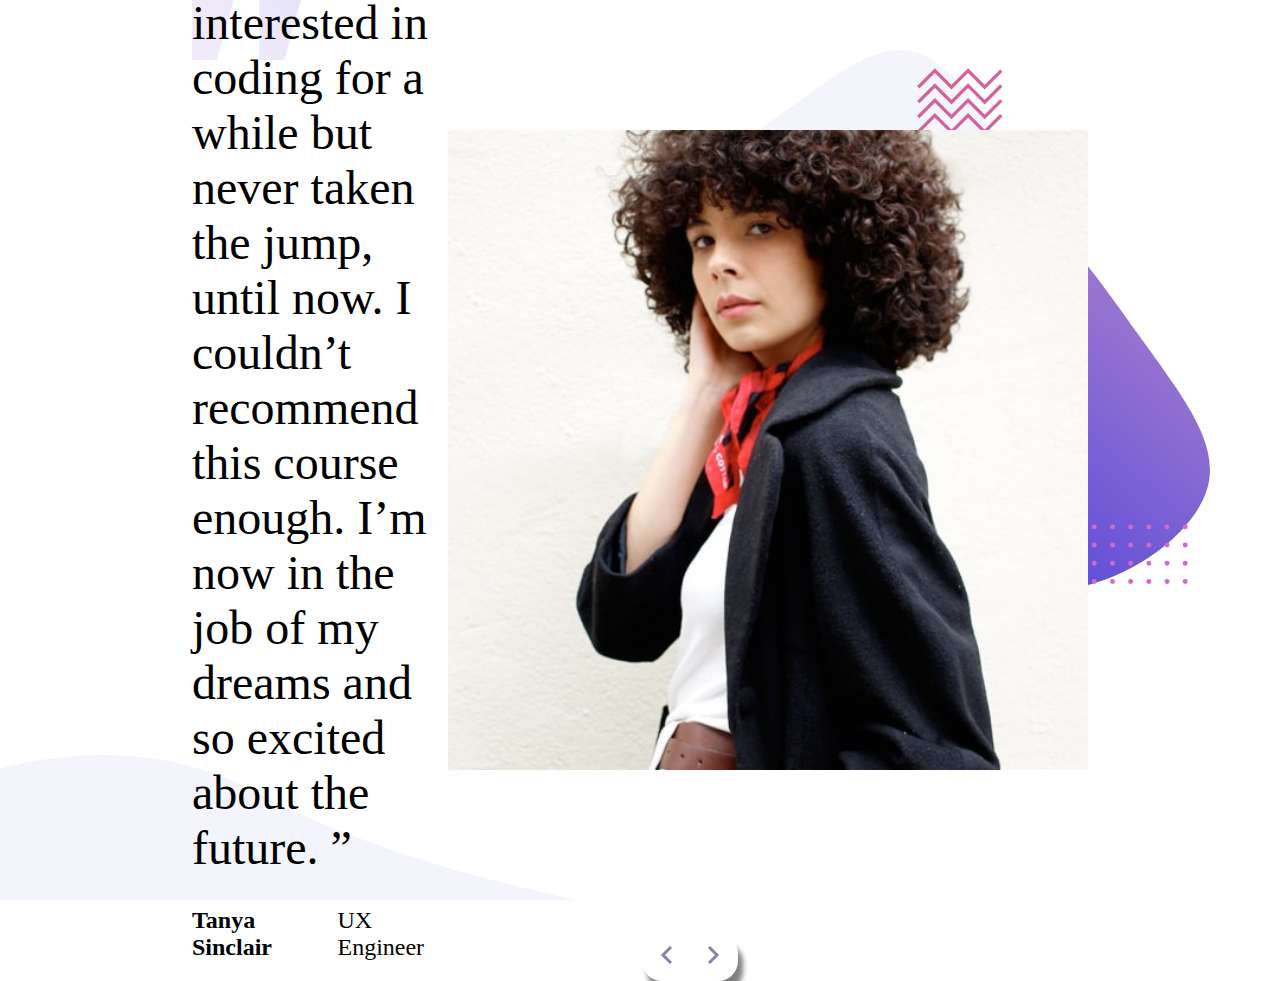
<file: coding-bootcamp-testimonials-slider-master/index.html>
<!DOCTYPE html>
<html lang="en">

<head>
  <meta charset="UTF-8">
  <meta name="viewport" content="width=device-width, initial-scale=1.0">
  <!-- displays site properly based on user's device -->
  <link rel="stylesheet" href="style/style.css">
  <link rel="icon" type="image/png" sizes="32x32" href="./images/favicon-32x32.png">

  <title>Frontend Mentor | Coding Bootcamp Testimonials Slider</title>

  <!-- Feel free to remove these styles or customise in your own stylesheet 👍 -->
  <style>
    .attribution {
      font-size: 11px;
      text-align: center;
    }

    .attribution a {
      color: hsl(228, 45%, 44%);
    }
  </style>
</head>

<body>
  <div class="container">
    <img src="./images/pattern-curve.svg" class="img-curve" alt="">
    <img src="./images/pattern-bg.svg" class="img-bg" alt="">

    <div class="card">
      <img src="./images/pattern-quotes.svg" class="img-quotes" alt="">
      <div>
        <p class="description">“ I’ve been interested in coding for a while but never taken the jump, until now.
          I couldn’t recommend this course enough. I’m now in the job of my dreams and so
          excited about the future. ”</p>
        <div class="job-title">
          <h4 id="name">Tanya Sinclair</h4>
          <p id="job">UX Engineer</p>
        </div>
      </div>
      <img src="./images/image-tanya.jpg" class="prof-pic" alt="">
      <div class="next-prev">
        <a href="#"><img src="./images/icon-prev.svg" class="prev" alt=""></a>
        <a href="#"><img src="./images/icon-next.svg" class="next" alt=""></a>
      </div>
    </div>


  </div>
  <script src="app.js"></script>
</body>

</html>
</file>
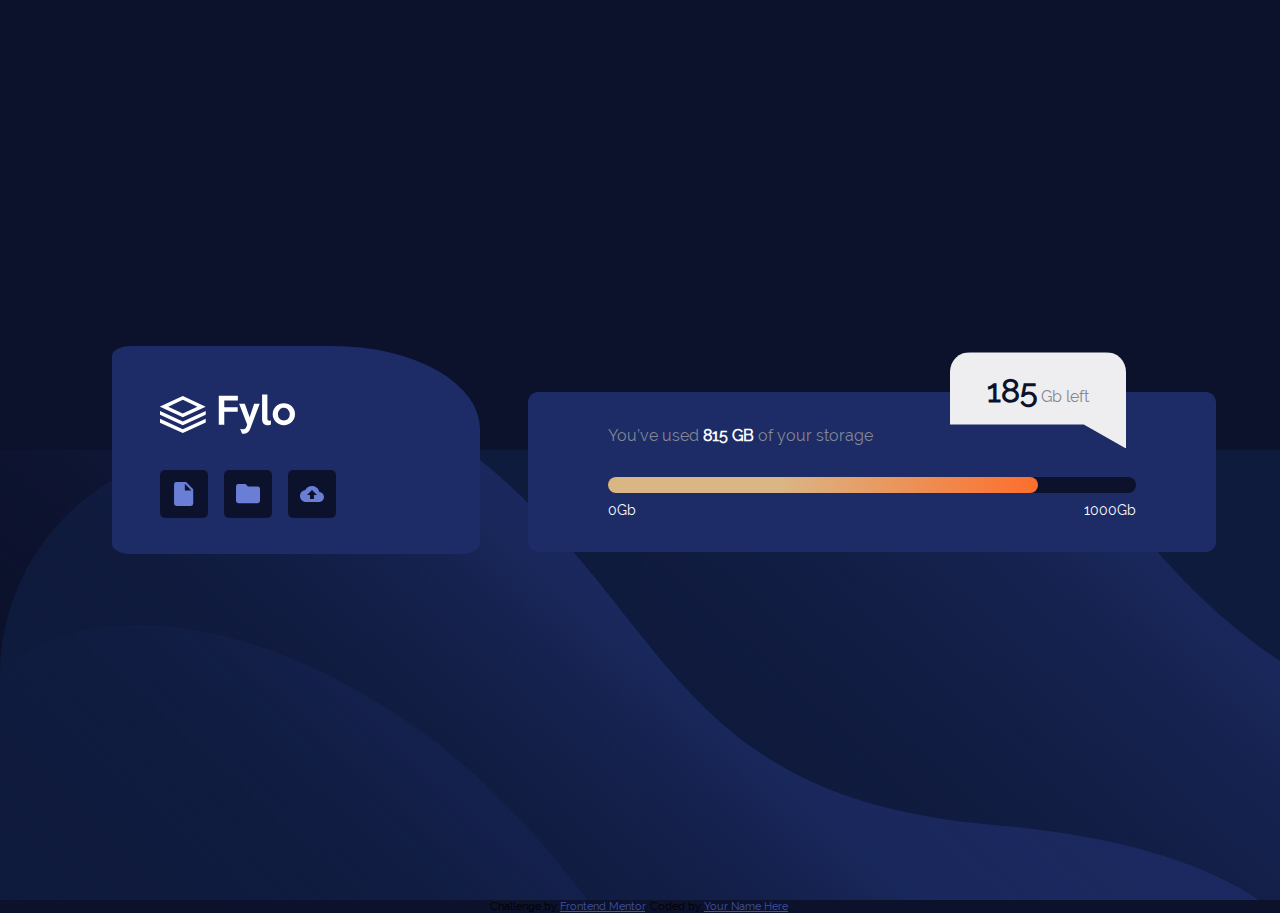
<file: fylo-data-storage-component-master/index.html>
<!DOCTYPE html>
<html lang="en">

<head>
  <meta charset="UTF-8">
  <meta name="viewport" content="width=device-width, initial-scale=1.0">
  <!-- displays site properly based on user's device -->

  <link rel="icon" type="image/png" sizes="32x32" href="./images/favicon-32x32.png">
  <link rel="stylesheet" href="https://fonts.google.com/specimen/Raleway">
  <link rel="stylesheet" href="style.css">
  <title>Frontend Mentor | Fylo data storage component</title>

  <!-- Feel free to remove these styles or customise in your own stylesheet 👍 -->
  <style>
    .attribution {
      font-size: 11px;
      text-align: center;
    }

    .attribution a {
      color: hsl(228, 45%, 44%);
    }
  </style>
</head>

<body>
  <div class="bg">


  </div>
  <div class="items">
    <div class="item-icons">
      <div class="logo">
        <img src="./images/logo.svg" alt="">
      </div>
      <div class="icon-container">
        <div class="icon">
          <img src="./images/icon-document.svg" alt="">
        </div>
        <div class="icon">
          <img src="./images/icon-folder.svg" alt="">
        </div>
        <div class="icon">
          <img src="./images/icon-upload.svg" alt="">
        </div>
      </div>
    </div>
    <div class="item-progress">
      <div class="usage"> 
        <p>You’ve used <span>815 GB</span> of your storage</p>
        <progress max="1000" value="815"></progress>
        <div class="perc">
          <p>0Gb</p>
          <p>1000Gb</p>
        </div>
      </div>
      <div class="left" id="left-mobile">
        <p><span>185</span> Gb left</p>
      </div>
    </div>
  </div>
  <div class="attribution">
    Challenge by <a href="https://www.frontendmentor.io?ref=challenge" target="_blank">Frontend Mentor</a>.
    Coded by <a href="#">Your Name Here</a>.
  </div>
</body>

</html>
</file>
<file: coding-bootcamp-testimonials-slider-master/style/style.css>
* {
  -webkit-box-sizing: border-box;
          box-sizing: border-box;
  padding: 0;
  margin: 0;
}

.container {
  position: relative;
  height: 100vh;
  display: -webkit-box;
  display: -ms-flexbox;
  display: flex;
  -webkit-box-pack: center;
      -ms-flex-pack: center;
          justify-content: center;
  -webkit-box-align: center;
      -ms-flex-align: center;
          align-items: center;
}

.container .img-curve {
  width: 45vw;
  position: absolute;
  bottom: 0;
  left: 0;
  z-index: -5;
}

.container .img-bg {
  width: 45vw;
  position: absolute;
  right: 70px;
  top: 50px;
  z-index: -5;
}

.container .card {
  display: -webkit-box;
  display: -ms-flexbox;
  display: flex;
  -webkit-box-align: center;
      -ms-flex-align: center;
          align-items: center;
  -webkit-box-pack: center;
      -ms-flex-pack: center;
          justify-content: center;
  width: 70vw;
  position: relative;
}

.container .card .img-quotes {
  position: absolute;
  top: 20px;
  left: 0;
  z-index: -5;
}

.container .card .description {
  font-size: 3rem;
}

.container .card .prof-pic {
  height: 40rem;
  width: 40rem;
  position: relative;
  z-index: -2;
}

.container .card .job-title {
  display: -webkit-box;
  display: -ms-flexbox;
  display: flex;
  font-size: 1.5rem;
  margin-top: 2rem;
}

.container .card .job-title h4 {
  padding-right: 1rem;
}

.container .card .next-prev {
  display: -webkit-box;
  display: -ms-flexbox;
  display: flex;
  -ms-flex-pack: distribute;
      justify-content: space-around;
  -webkit-box-align: center;
      -ms-flex-align: center;
          align-items: center;
  background: white;
  -webkit-box-shadow: grey 5px 10px 5px;
          box-shadow: grey 5px 10px 5px;
  width: 6rem;
  height: 3rem;
  position: absolute;
  bottom: -20px;
  right: 350px;
  z-index: 9;
  border-radius: 20px;
}
/*# sourceMappingURL=style.css.map */
</file>
<file: fylo-data-storage-component-master/style.css>
/* No CSS *//*# sourceMappingURL=style.css.map */
@font-face {
    src: url(Raleway-Regular.ttf);
    font-family: Releway;
}

* {
    box-sizing: border-box;
    margin: 0;
    padding: 0;
}
body {
    background-color:  hsl(229, 57%, 11%);
    width: 100vw;
    height: 100vh;
    overflow: hidden;
    position: relative;
    font-family: 'Releway';
}
.bg {
    position: absolute;
    z-index: -1;
    bottom: 0;
    left: -9;
    /* z-index: 2; */
    background-image: url('./images/bg-desktop.svg'); 
    background-repeat: no-repeat;
    background-size: cover;
    width:100vw;
    height: 50vh;
}
.items {
    height: 100%;
    color: aliceblue;
    display: flex;
    align-items: center;
    justify-content: center;
    padding: 3rem;
}
.item-icons {
    height: 13rem;
    width: 23rem;
    background-color: hsl(228, 56%, 26%);
    border-radius: 5% 40% 5% 5%;
    padding: 3rem ;
    margin: 3rem;

}
.icon-container {
    display: flex;
    align-items: center;
    justify-content: space-between;
    width: 11rem;
    padding-top: 2rem;
}
.icon {
    display: flex;
    justify-content: center;
    align-items: center;
    background-color: hsl(229, 57%, 11%);
    width: 3rem;
    height: 3rem;
    border-radius: 5px;
}
.item-progress {
    background-color: hsl(228, 56%, 26%);
    color: hsl(229, 7%, 55%);
    width: 43rem;
    height: 10rem;
    display: flex;
    align-items: center;
    justify-content: center;
    align-self: inherit;
    border-radius: 10px;
    margin-top: 2.8rem;
    position: relative;
}
.item-progress p {
    font-weight: 400;
}
.item-progress span {
    font-weight: 700;
    color: white;
}
progress {
    -webkit-appearance: none;
    width: 33rem;
    margin-top: 2rem;
}

progress::-webkit-progress-bar {
    background: hsl(229, 57%, 11%);;
    border-radius: 10px;
}
progress::-webkit-progress-value {
    background: linear-gradient(90deg, rgb(218, 182, 132) 40%, rgb(253, 110, 44) 100%);
    border-radius: 10px;
}
.perc {
    display: flex;
    justify-content: space-between;
    width: 33rem;
    font-size: 14px;
    font-weight: 400;
    margin-top: 0.5rem ;
    color: white;
}

.left {
    clip-path: polygon(0% 0%, 100% 0%, 100% 75%, 100% 73%, 100% 100%, 76% 75%, 0% 75%);
    background: hsl(240, 10%, 94%);
    color: hsl(229, 7%, 55%);
    width: 11rem;
    height: 6rem;
    border-radius: 20px 20px 0 20px ;
    display: flex;
    justify-content: center;
    padding-top: 1.2rem;
    position: absolute;
    right: 90px;
    top: -40px
}
.left span {
    font-size: 2rem;
    font-weight: 700;
    color: hsl(229, 57%, 11%);
}
@media(max-width: 375px) {
    body {
        background: url('./images/bg-mobile.svg');
    }
    .items {
        flex-direction: column;
        padding: 0;
    }
    .item-icons {
        width: 21rem;
        margin: 1rem;
    }
    .item-progress {
        width: 21rem;
        height: 13rem;
        display: flex;
        justify-content: center;
        align-items: center;
        margin: 0;
    }
    .usage {
        width: 17rem;
    }
    .perc {
        width: 17rem;
    }
    progress {
        width: 17rem;
    }
    .left {
        clip-path: polygon(0 1%, 100% 0, 100% 100%, 0 100%); 
        border-radius: 20px;
        top: 170px;
        height: 5rem;
    }
}
</file>
